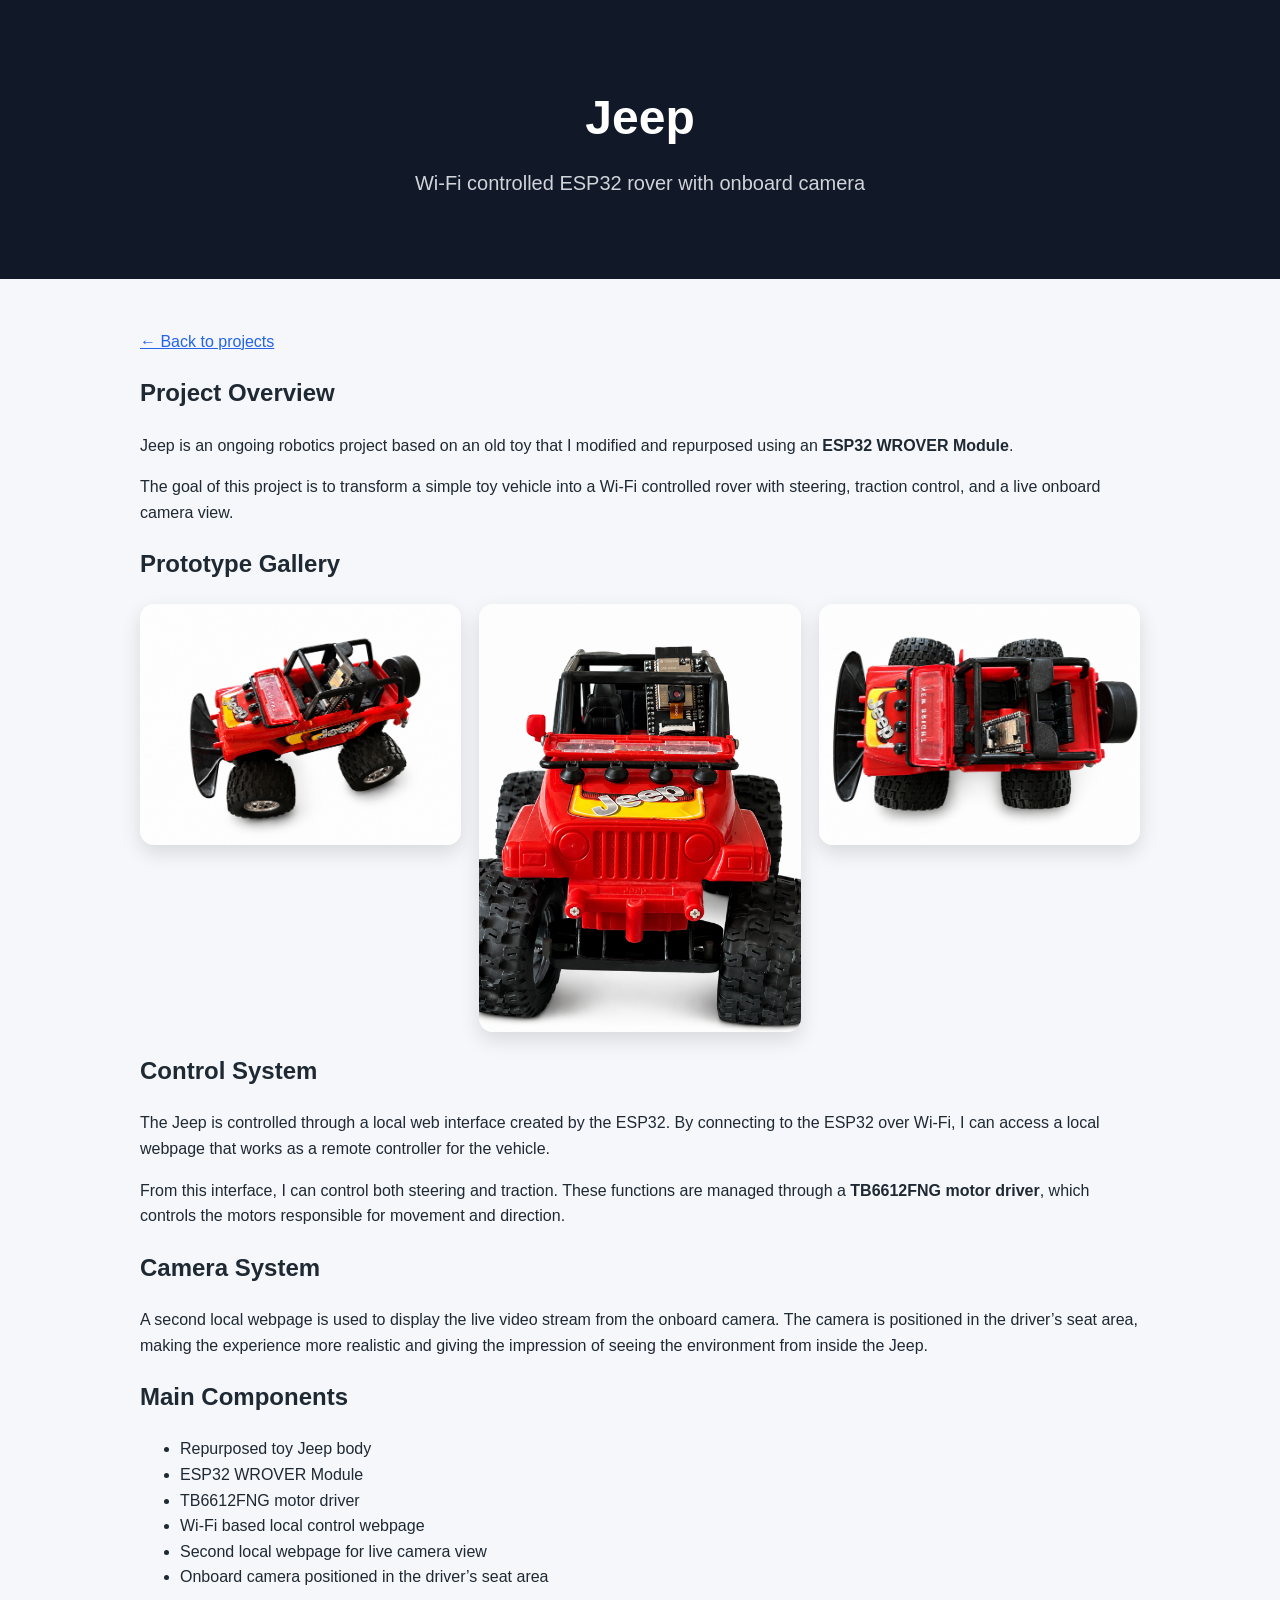
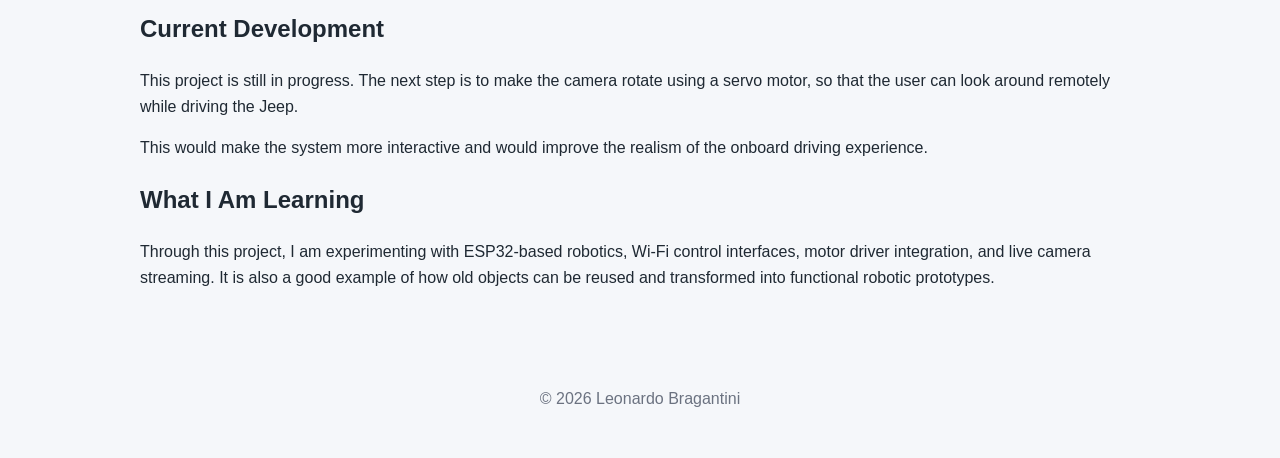
<file: jeep.html>
<!DOCTYPE html>
<html lang="en">
<head>
  <meta charset="UTF-8">
  <meta name="viewport" content="width=device-width, initial-scale=1.0">
  <title>Jeep | Leonardo Bragantini</title>
  <link rel="stylesheet" href="style.css">
</head>

<body>
  <header class="hero">
    <h1>Jeep</h1>
    <p>Wi-Fi controlled ESP32 rover with onboard camera</p>
  </header>

  <main class="container">
    <p><a href="index.html">← Back to projects</a></p>

    <section>
      <h2>Project Overview</h2>
      <p>
        Jeep is an ongoing robotics project based on an old toy that I modified and repurposed
        using an <strong>ESP32 WROVER Module</strong>.
      </p>

      <p>
        The goal of this project is to transform a simple toy vehicle into a Wi-Fi controlled rover
        with steering, traction control, and a live onboard camera view.
      </p>
    </section>

    <section>
      <h2>Prototype Gallery</h2>
      
      <div class="gallery">
        <img src="images/Jeep.png" alt="Jeep ESP32 Wi-Fi controlled rover image 1">
        <img src="images/Jeep2.png" alt="Jeep ESP32 Wi-Fi controlled rover image 2">
        <img src="images/Jeep3.png" alt="Jeep ESP32 Wi-Fi controlled rover image 3">
      </div>
    </section>

    <section>
      <h2>Control System</h2>
      <p>
        The Jeep is controlled through a local web interface created by the ESP32. By connecting to
        the ESP32 over Wi-Fi, I can access a local webpage that works as a remote controller for the vehicle.
      </p>

      <p>
        From this interface, I can control both steering and traction. These functions are managed through
        a <strong>TB6612FNG motor driver</strong>, which controls the motors responsible for movement and direction.
      </p>
    </section>

    <section>
      <h2>Camera System</h2>
      <p>
        A second local webpage is used to display the live video stream from the onboard camera.
        The camera is positioned in the driver’s seat area, making the experience more realistic and giving
        the impression of seeing the environment from inside the Jeep.
      </p>
    </section>

    <section>
      <h2>Main Components</h2>
      <ul>
        <li>Repurposed toy Jeep body</li>
        <li>ESP32 WROVER Module</li>
        <li>TB6612FNG motor driver</li>
        <li>Wi-Fi based local control webpage</li>
        <li>Second local webpage for live camera view</li>
        <li>Onboard camera positioned in the driver’s seat area</li>
      </ul>
    </section>

    <section>
      <h2>Current Development</h2>
      <p>
        This project is still in progress. The next step is to make the camera rotate using a servo motor,
        so that the user can look around remotely while driving the Jeep.
      </p>

      <p>
        This would make the system more interactive and would improve the realism of the onboard driving
        experience.
      </p>
    </section>

    <section>
      <h2>What I Am Learning</h2>
      <p>
        Through this project, I am experimenting with ESP32-based robotics, Wi-Fi control interfaces,
        motor driver integration, and live camera streaming. It is also a good example of how old objects
        can be reused and transformed into functional robotic prototypes.
      </p>
    </section>
  </main>

  <footer>
    <p>© 2026 Leonardo Bragantini</p>
  </footer>
</body>
</html>
</file>
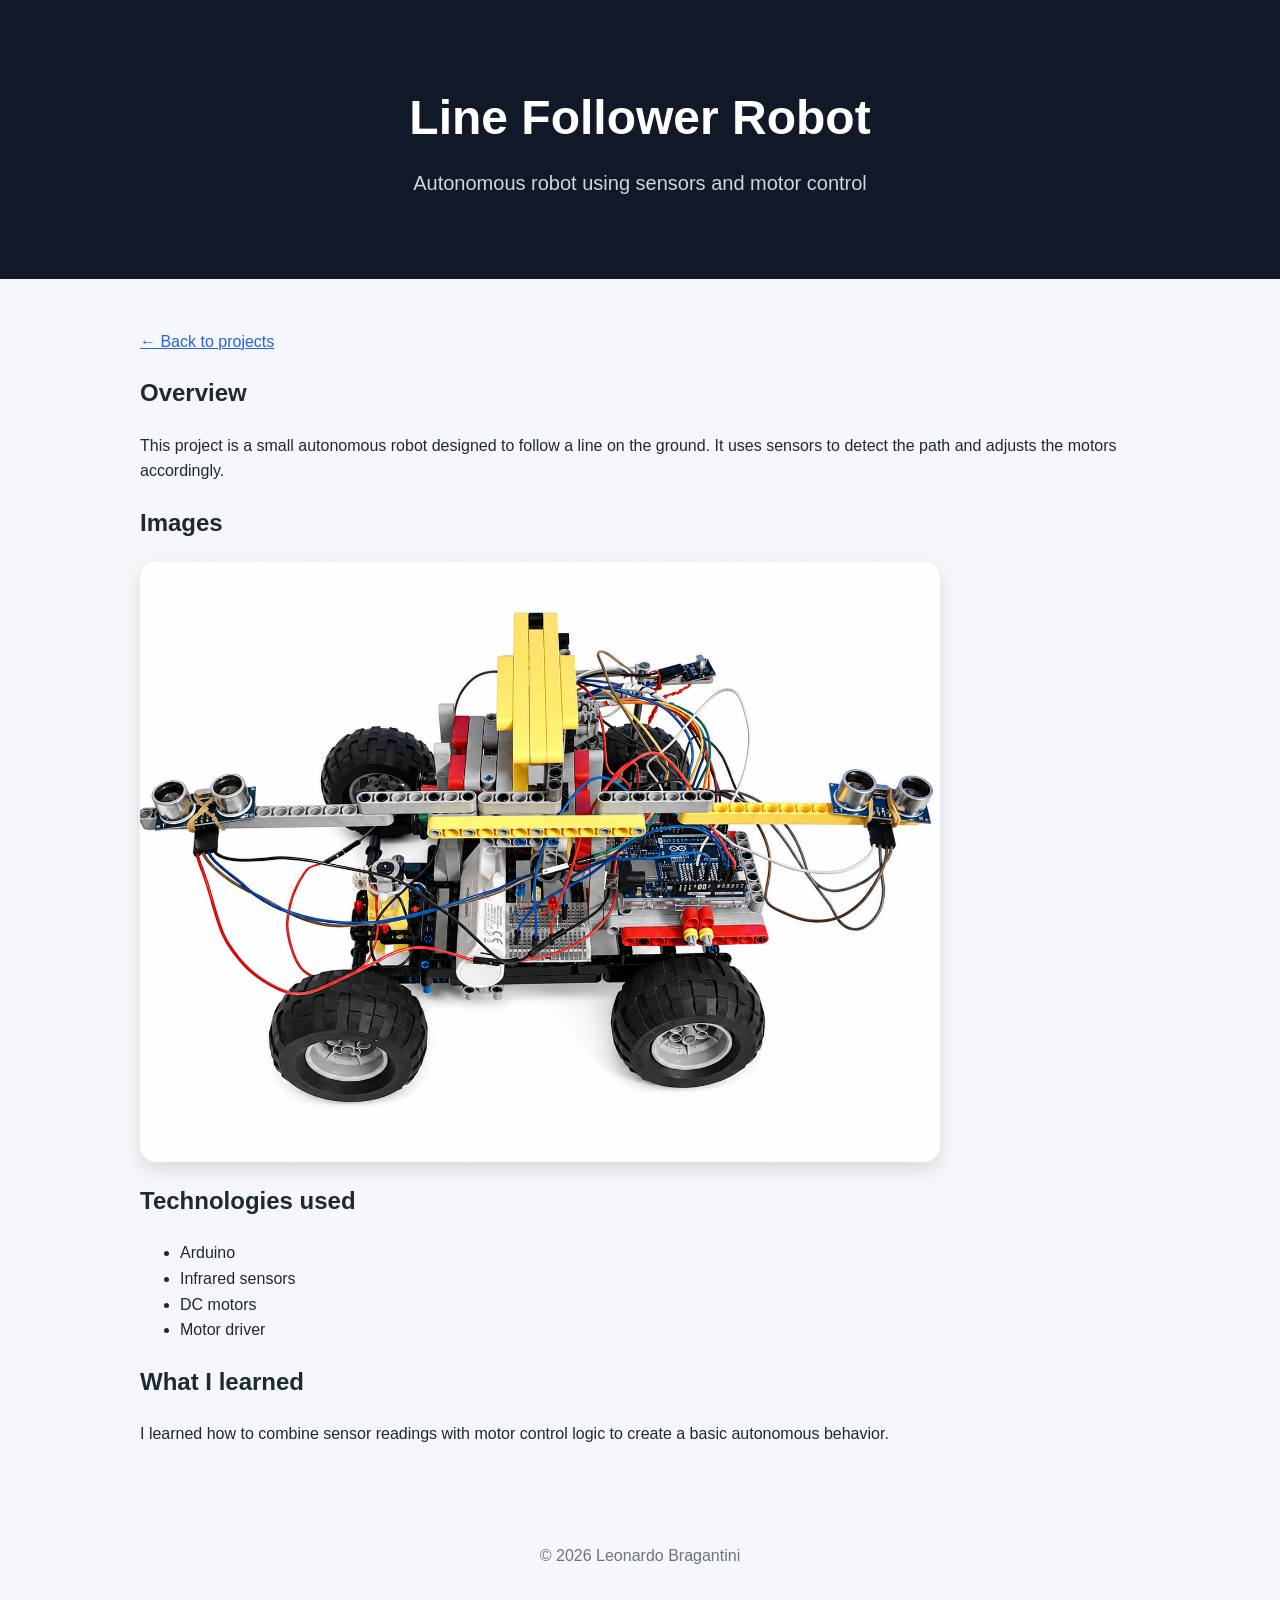
<file: line-follower.html>
<!DOCTYPE html>
<html lang="it">
<head>
  <meta charset="UTF-8">
  <meta name="viewport" content="width=device-width, initial-scale=1.0">
  <title>Line Follower Robot | Leonardo Bragantini</title>
  <link rel="stylesheet" href="style.css">
</head>

<body>
  <header class="hero">
    <h1>Line Follower Robot</h1>
    <p>Autonomous robot using sensors and motor control</p>
  </header>

  <main class="container">
    <p><a href="index.html">← Back to projects</a></p>

    <h2>Overview</h2>
    <p>
      This project is a small autonomous robot designed to follow a line on the ground.
      It uses sensors to detect the path and adjusts the motors accordingly.
    </p>

    <h2>Images</h2>

<img 
  src="images/MoveSlot_prototype_1.png" 
  alt="Line follower robot prototype" 
  class="project-image"
>
    
    <h2>Technologies used</h2>
    <ul>
      <li>Arduino</li>
      <li>Infrared sensors</li>
      <li>DC motors</li>
      <li>Motor driver</li>
    </ul>

    <h2>What I learned</h2>
    <p>
      I learned how to combine sensor readings with motor control logic to create
      a basic autonomous behavior.
    </p>
  </main>

  <footer>
    <p>© 2026 Leonardo Bragantini</p>
  </footer>
</body>
</html>
</file>
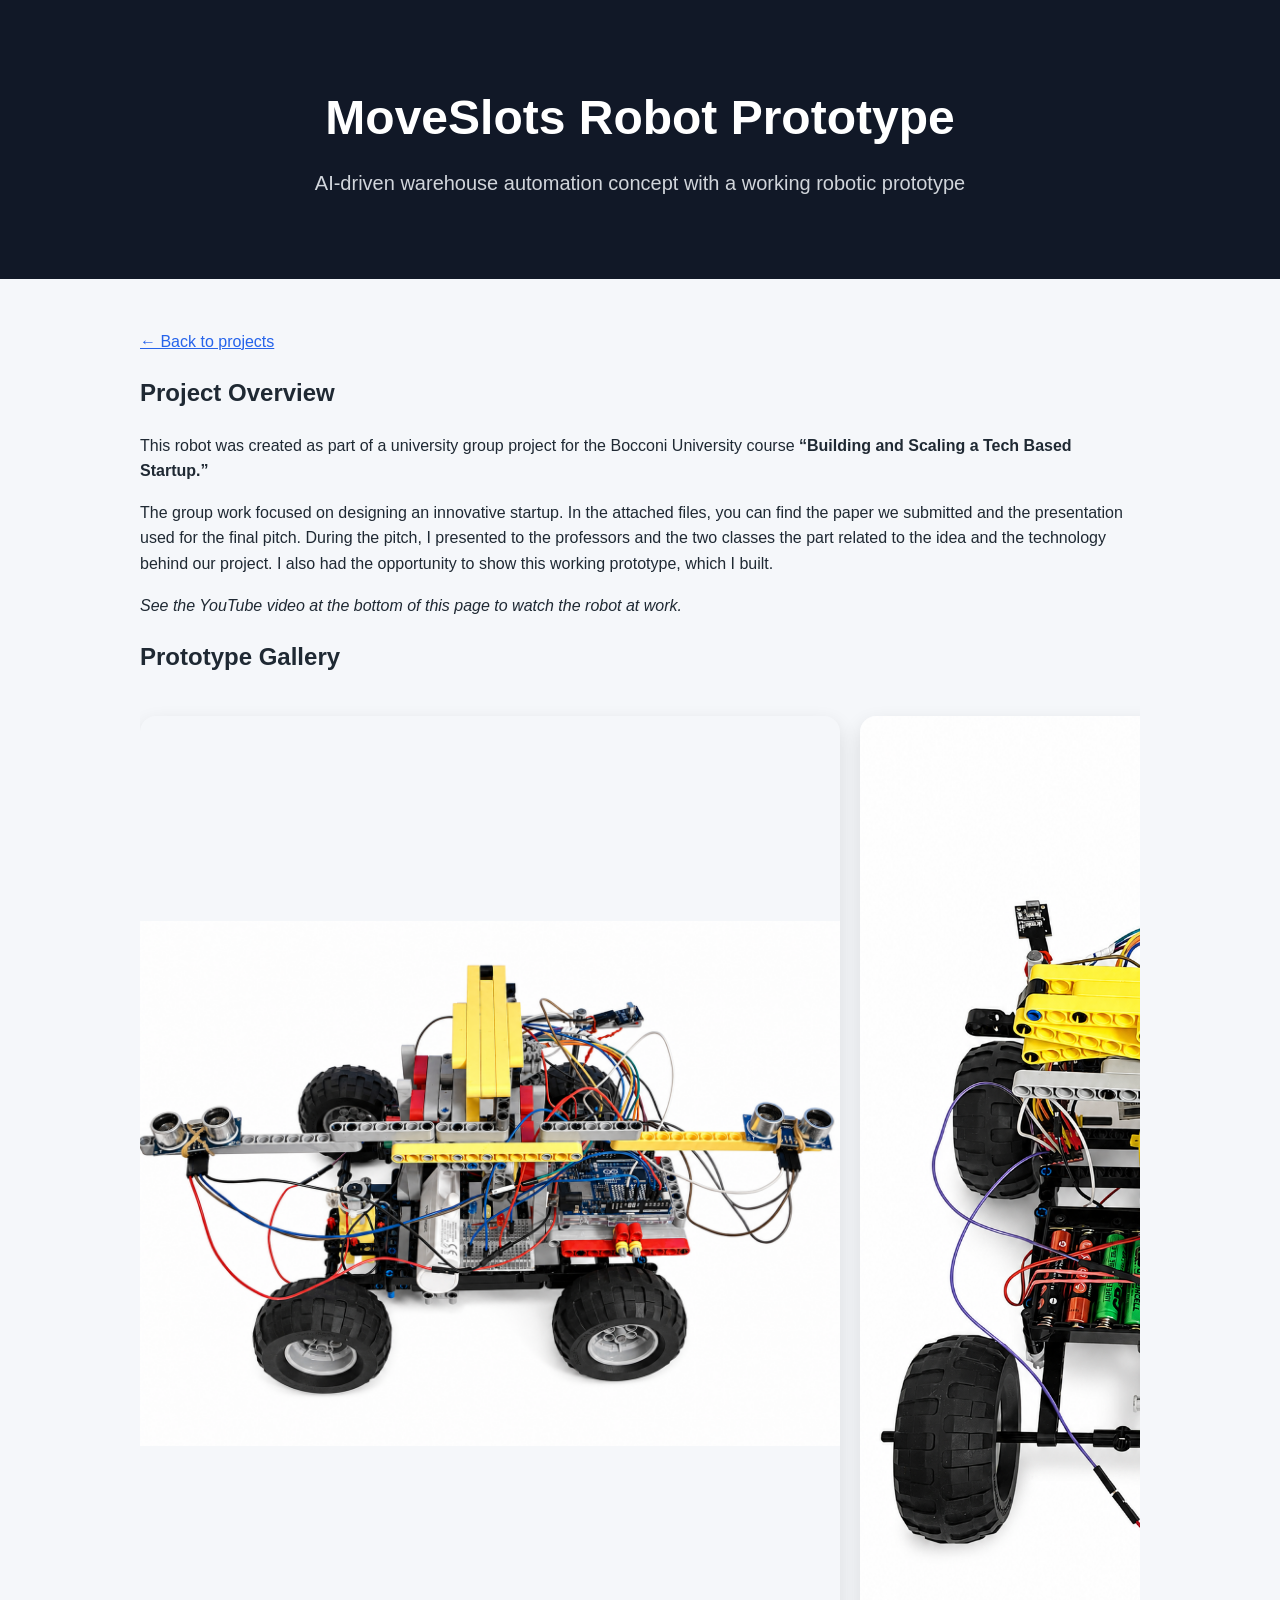
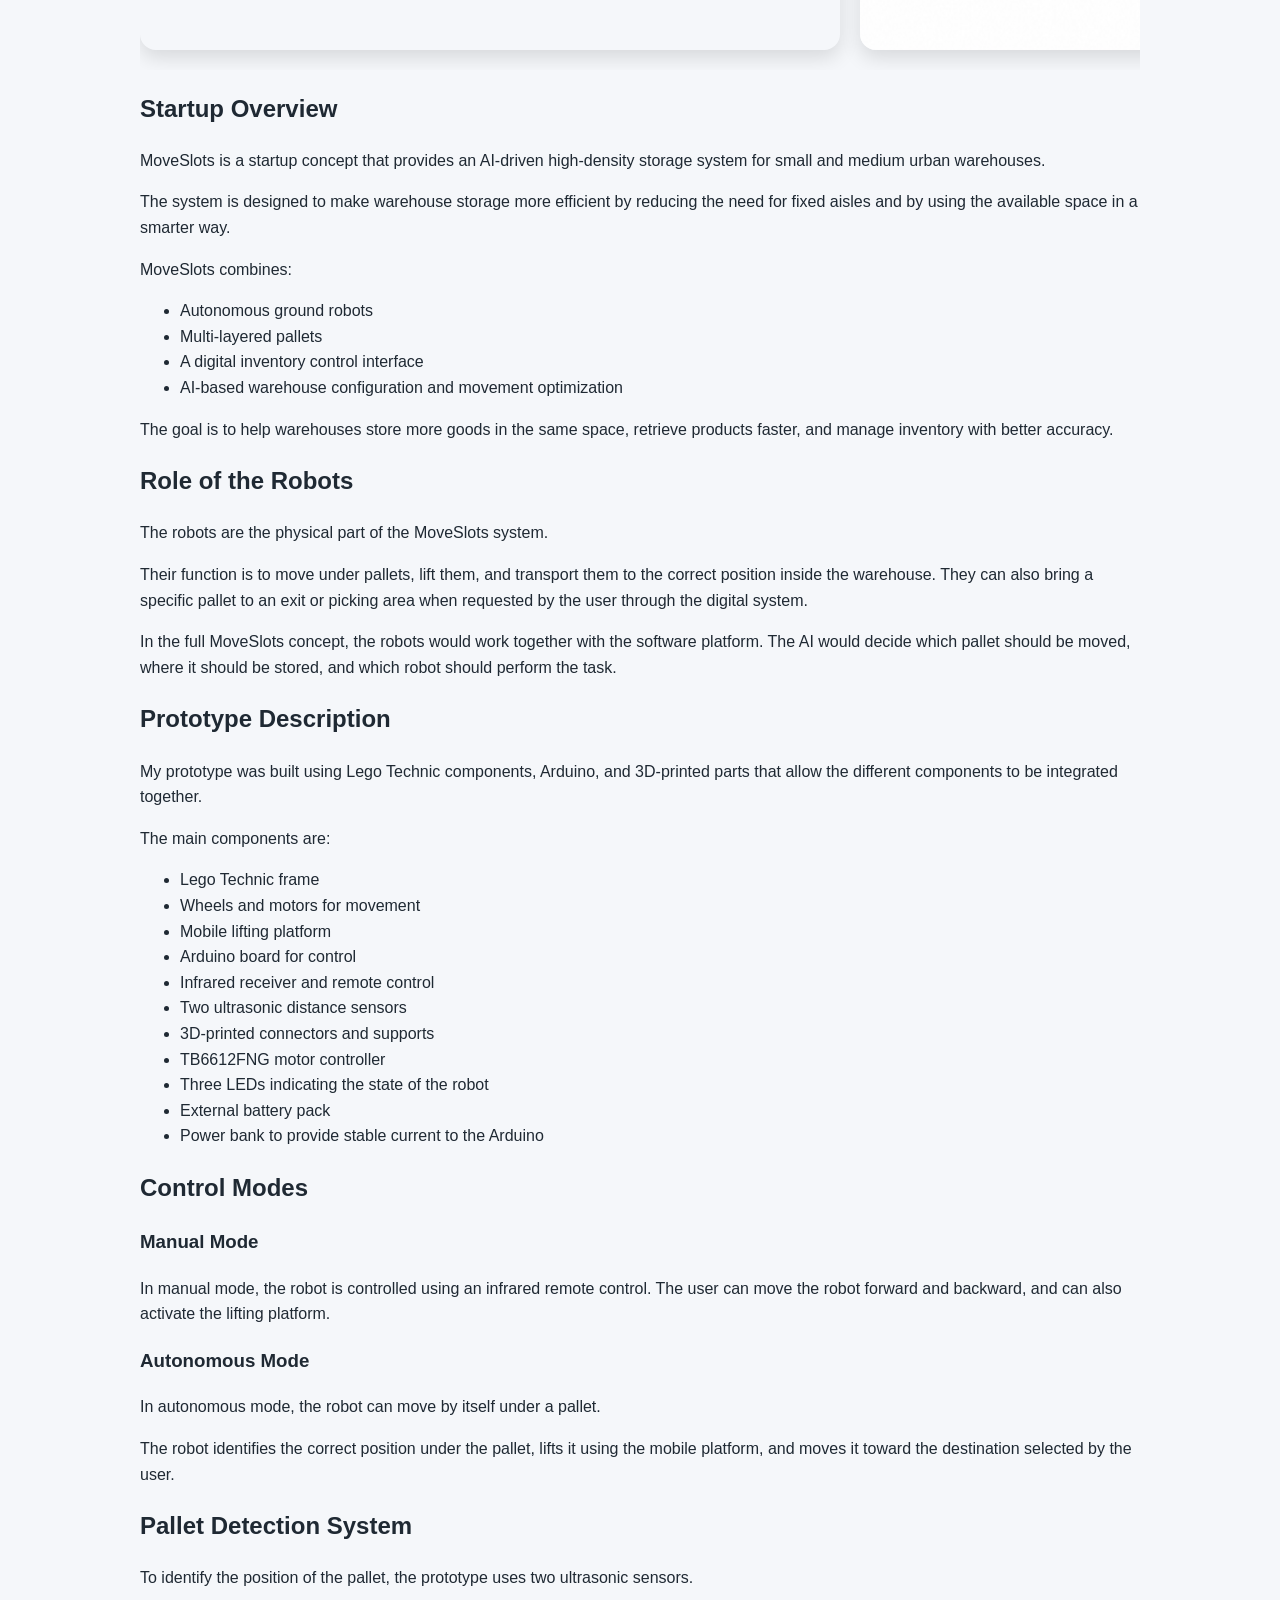
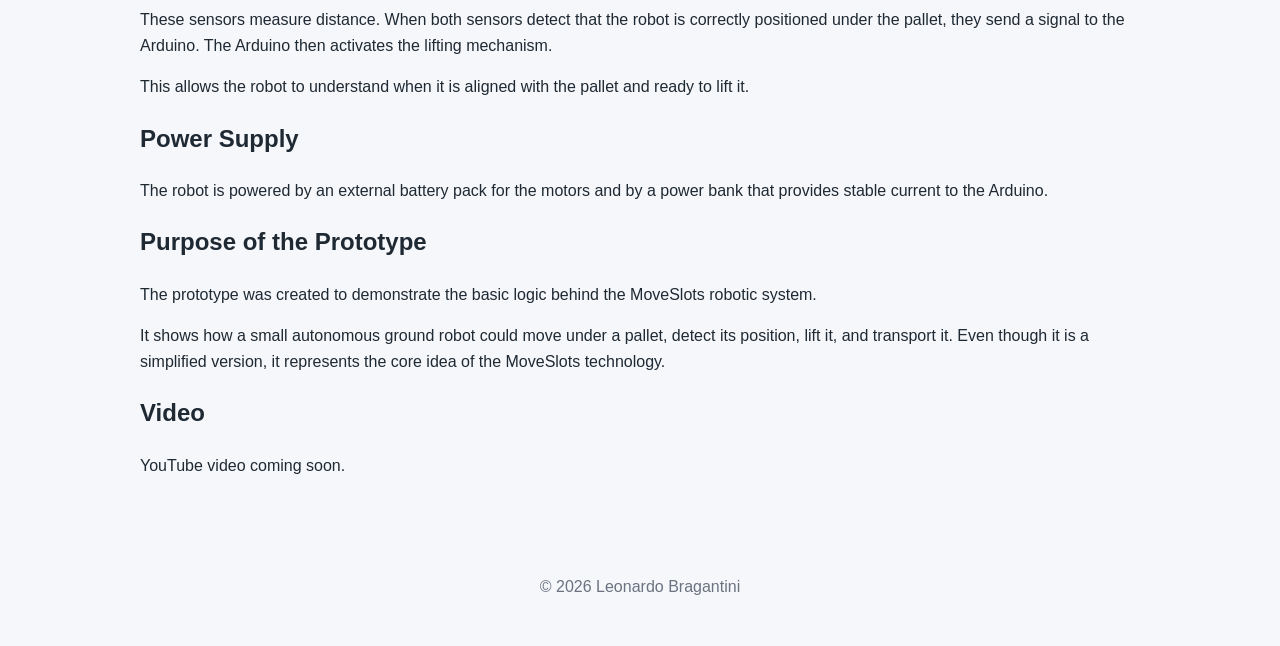
<file: moveslot.html>
<!DOCTYPE html>
<html lang="en">
<head>
  <meta charset="UTF-8">
  <meta name="viewport" content="width=device-width, initial-scale=1.0">
  <title>MoveSlots Robot Prototype | Leonardo Bragantini</title>
  <link rel="stylesheet" href="style.css">
</head>

<body>
  <header class="hero">
    <h1>MoveSlots Robot Prototype</h1>
    <p>AI-driven warehouse automation concept with a working robotic prototype</p>
  </header>

  <main class="container">
    <p><a href="index.html">← Back to projects</a></p>

    <section>
      <h2>Project Overview</h2>
      <p>
        This robot was created as part of a university group project for the Bocconi University course
        <strong>“Building and Scaling a Tech Based Startup.”</strong>
      </p>

      <p>
        The group work focused on designing an innovative startup. In the attached files, you can find
        the paper we submitted and the presentation used for the final pitch. During the pitch, I presented
        to the professors and the two classes the part related to the idea and the technology behind our project.
        I also had the opportunity to show this working prototype, which I built.
      </p>

      <p>
        <em>See the YouTube video at the bottom of this page to watch the robot at work.</em>
      </p>
    </section>

    <section>
      <h2>Prototype Gallery</h2>

      <div class="image-carousel">
        <img src="images/MoveSlot_prototype_1.png" alt="MoveSlots robot prototype image 1">
        <img src="images/MoveSlot_prototype_2.png" alt="MoveSlots robot prototype image 2">
        <img src="images/MoveSlot_prototype_3.png" alt="MoveSlots robot prototype image 3">
      </div>
    </section>

    <section>
      <h2>Startup Overview</h2>
      <p>
        MoveSlots is a startup concept that provides an AI-driven high-density storage system for small
        and medium urban warehouses.
      </p>

      <p>
        The system is designed to make warehouse storage more efficient by reducing the need for fixed aisles
        and by using the available space in a smarter way.
      </p>

      <p>MoveSlots combines:</p>

      <ul>
        <li>Autonomous ground robots</li>
        <li>Multi-layered pallets</li>
        <li>A digital inventory control interface</li>
        <li>AI-based warehouse configuration and movement optimization</li>
      </ul>

      <p>
        The goal is to help warehouses store more goods in the same space, retrieve products faster,
        and manage inventory with better accuracy.
      </p>
    </section>

    <section>
      <h2>Role of the Robots</h2>
      <p>
        The robots are the physical part of the MoveSlots system.
      </p>

      <p>
        Their function is to move under pallets, lift them, and transport them to the correct position
        inside the warehouse. They can also bring a specific pallet to an exit or picking area when requested
        by the user through the digital system.
      </p>

      <p>
        In the full MoveSlots concept, the robots would work together with the software platform.
        The AI would decide which pallet should be moved, where it should be stored, and which robot
        should perform the task.
      </p>
    </section>

    <section>
      <h2>Prototype Description</h2>
      <p>
        My prototype was built using Lego Technic components, Arduino, and 3D-printed parts that allow
        the different components to be integrated together.
      </p>

      <p>The main components are:</p>

      <ul>
        <li>Lego Technic frame</li>
        <li>Wheels and motors for movement</li>
        <li>Mobile lifting platform</li>
        <li>Arduino board for control</li>
        <li>Infrared receiver and remote control</li>
        <li>Two ultrasonic distance sensors</li>
        <li>3D-printed connectors and supports</li>
        <li>TB6612FNG motor controller</li>
        <li>Three LEDs indicating the state of the robot</li>
        <li>External battery pack</li>
        <li>Power bank to provide stable current to the Arduino</li>
      </ul>
    </section>

    <section>
      <h2>Control Modes</h2>

      <h3>Manual Mode</h3>
      <p>
        In manual mode, the robot is controlled using an infrared remote control.
        The user can move the robot forward and backward, and can also activate the lifting platform.
      </p>

      <h3>Autonomous Mode</h3>
      <p>
        In autonomous mode, the robot can move by itself under a pallet.
      </p>

      <p>
        The robot identifies the correct position under the pallet, lifts it using the mobile platform,
        and moves it toward the destination selected by the user.
      </p>
    </section>

    <section>
      <h2>Pallet Detection System</h2>
      <p>
        To identify the position of the pallet, the prototype uses two ultrasonic sensors.
      </p>

      <p>
        These sensors measure distance. When both sensors detect that the robot is correctly positioned
        under the pallet, they send a signal to the Arduino. The Arduino then activates the lifting mechanism.
      </p>

      <p>
        This allows the robot to understand when it is aligned with the pallet and ready to lift it.
      </p>
    </section>

    <section>
      <h2>Power Supply</h2>
      <p>
        The robot is powered by an external battery pack for the motors and by a power bank that provides
        stable current to the Arduino.
      </p>
    </section>

    <section>
      <h2>Purpose of the Prototype</h2>
      <p>
        The prototype was created to demonstrate the basic logic behind the MoveSlots robotic system.
      </p>

      <p>
        It shows how a small autonomous ground robot could move under a pallet, detect its position,
        lift it, and transport it. Even though it is a simplified version, it represents the core idea
        of the MoveSlots technology.
      </p>
    </section>

    <section>
      <h2>Video</h2>
      <p>
        YouTube video coming soon.
      </p>

      <!-- Quando hai il link YouTube, sostituisci VIDEO_ID con l'ID del video -->
      <!--
      <div class="video-container">
        <iframe 
          src="https://www.youtube.com/embed/VIDEO_ID"
          title="MoveSlots Robot Prototype Video"
          frameborder="0"
          allowfullscreen>
        </iframe>
      </div>
      -->
    </section>
  </main>

  <footer>
    <p>© 2026 Leonardo Bragantini</p>
  </footer>
</body>
</html>
</file>
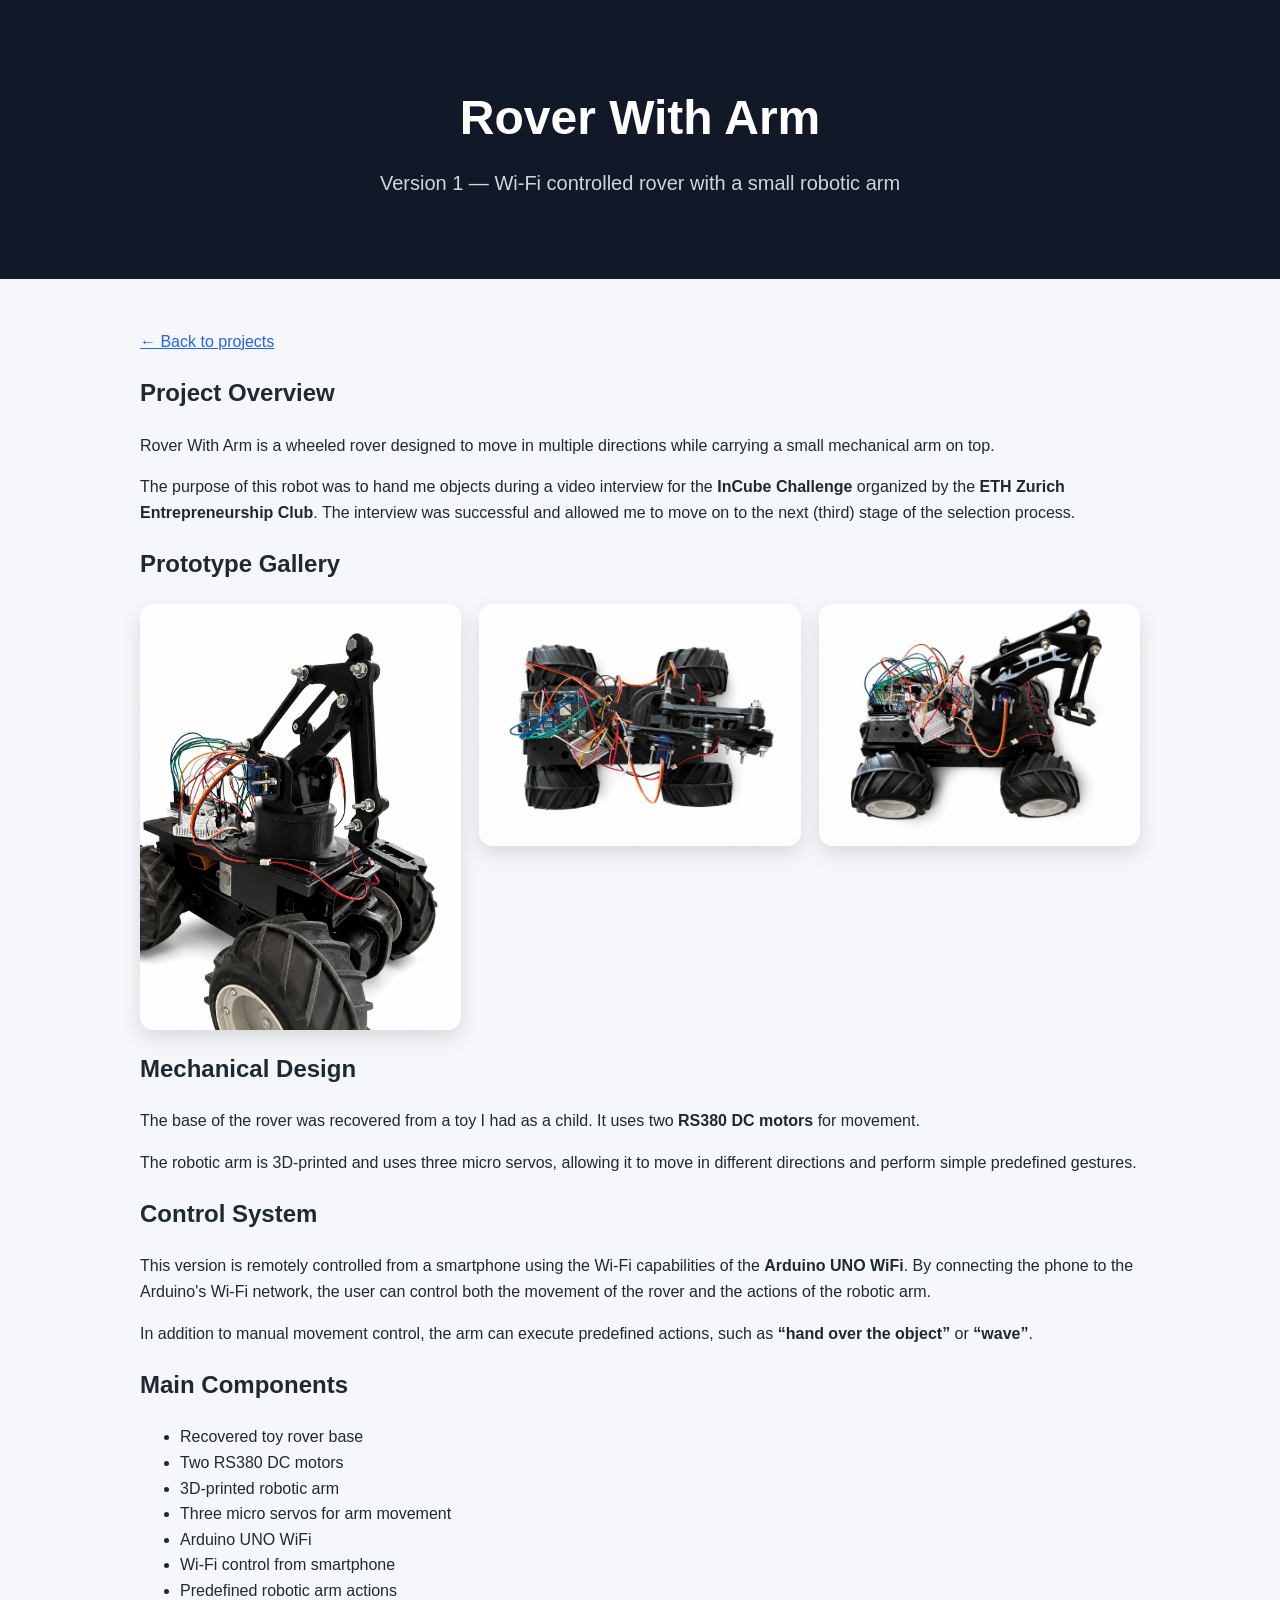
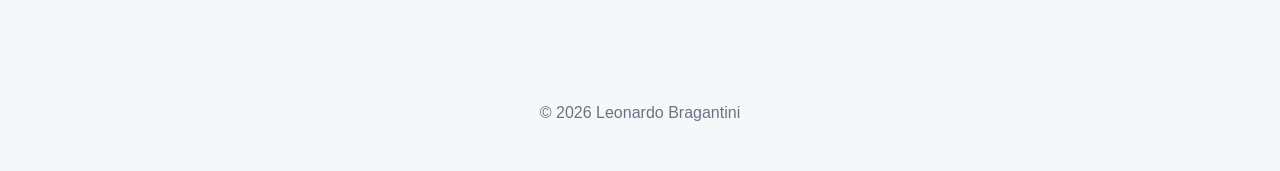
<file: rover-with-arm-v1.html>
<!DOCTYPE html>
<html lang="en">
<head>
  <meta charset="UTF-8">
  <meta name="viewport" content="width=device-width, initial-scale=1.0">
  <title>Rover With Arm V1 | Leonardo Bragantini</title>
  <link rel="stylesheet" href="style.css">
</head>

<body>
  <header class="hero">
    <h1>Rover With Arm</h1>
    <p>Version 1 — Wi-Fi controlled rover with a small robotic arm</p>
  </header>

  <main class="container">
    <p><a href="index.html">← Back to projects</a></p>

    <section>
      <h2>Project Overview</h2>
      <p>
        Rover With Arm is a wheeled rover designed to move in multiple directions while carrying
        a small mechanical arm on top.
      </p>

      <p>
        The purpose of this robot was to hand me objects during a video interview for the
        <strong>InCube Challenge</strong> organized by the <strong>ETH Zurich Entrepreneurship Club</strong>.
        The interview was successful and allowed me to move on to the next (third) stage of the selection process.
      </p>
    </section>

    <section>
      <h2>Prototype Gallery</h2>

      <div class="gallery">
        <img src="images/ArmRover_Version1_1.png" alt="Rover With Arm version 1 image 1">
        <img src="images/ArmRover_Version1_21.png" alt="Rover With Arm version 1 image 2">
        <img src="images/ArmRover_Version1_31.png" alt="Rover With Arm version 1 image 3">
      </div>
    </section>

    <section>
      <h2>Mechanical Design</h2>
      <p>
        The base of the rover was recovered from a toy I had as a child. It uses two
        <strong>RS380 DC motors</strong> for movement.
      </p>

      <p>
        The robotic arm is 3D-printed and uses three micro servos, allowing it to move in different
        directions and perform simple predefined gestures.
      </p>
    </section>

    <section>
      <h2>Control System</h2>
      <p>
        This version is remotely controlled from a smartphone using the Wi-Fi capabilities of the
        <strong>Arduino UNO WiFi</strong>. By connecting the phone to the Arduino's Wi-Fi network,
        the user can control both the movement of the rover and the actions of the robotic arm.
      </p>

      <p>
        In addition to manual movement control, the arm can execute predefined actions, such as
        <strong>“hand over the object”</strong> or <strong>“wave”</strong>.
      </p>
    </section>

    <section>
      <h2>Main Components</h2>
      <ul>
        <li>Recovered toy rover base</li>
        <li>Two RS380 DC motors</li>
        <li>3D-printed robotic arm</li>
        <li>Three micro servos for arm movement</li>
        <li>Arduino UNO WiFi</li>
        <li>Wi-Fi control from smartphone</li>
        <li>Predefined robotic arm actions</li>
      </ul>
    </section>

  </main>

  <footer>
    <p>© 2026 Leonardo Bragantini</p>
  </footer>
</body>
</html>
</file>
<file: style.css>
/* General page style */
body {
  margin: 0;
  font-family: Arial, sans-serif;
  background: #f5f7fa;
  color: #1f2933;
  line-height: 1.6;
}

/* Header */
.hero {
  background: #111827;
  color: white;
  text-align: center;
  padding: 80px 20px;
}

.hero h1 {
  font-size: 48px;
  margin: 0 0 10px;
}

.hero p {
  font-size: 20px;
  color: #d1d5db;
  margin: 0;
}

/* Main content */
.container {
  max-width: 1000px;
  margin: 50px auto;
  padding: 0 20px;
}

.intro {
  color: #4b5563;
  margin-bottom: 30px;
}

a {
  color: #2563eb;
}

/* Project grid on homepage */
.project-grid {
  display: grid;
  grid-template-columns: repeat(auto-fit, minmax(250px, 1fr));
  gap: 24px;
}

/* Project cards */
.project-card {
  display: block;
  background: white;
  border-radius: 16px;
  overflow: hidden;
  text-decoration: none;
  color: inherit;
  box-shadow: 0 8px 20px rgba(0, 0, 0, 0.08);
  transition: transform 0.2s, box-shadow 0.2s;
}

.project-card:hover {
  transform: translateY(-6px);
  box-shadow: 0 12px 30px rgba(0, 0, 0, 0.12);
}

/* Images on homepage cards */
.project-card-image {
  width: 100%;
  aspect-ratio: 16 / 10;
  object-fit: cover;
  display: block;
}

.project-card-content {
  padding: 24px;
}

.project-card h3 {
  margin-top: 0;
  margin-bottom: 10px;
  color: #111827;
}

.project-card p {
  color: #4b5563;
  margin-bottom: 0;
}

/* Images inside project pages */
.project-image {
  width: 100%;
  max-width: 800px;
  height: auto;
  object-fit: contain;
  display: block;
  border-radius: 16px;
  margin: 20px 0;
  box-shadow: 0 8px 20px rgba(0, 0, 0, 0.12);
}

/* Image gallery */
.gallery {
  display: grid;
  grid-template-columns: repeat(auto-fit, minmax(250px, 1fr));
  gap: 18px;
  margin: 20px 0;
}

.gallery img {
  width: 100%;
  height: auto;
  object-fit: contain;
  display: block;
  border-radius: 14px;
  box-shadow: 0 8px 20px rgba(0, 0, 0, 0.12);
}

/* Horizontal image carousel */
.image-carousel {
  display: flex;
  gap: 20px;
  overflow-x: auto;
  scroll-snap-type: x mandatory;
  padding: 20px 0;
}

.image-carousel img {
  width: 85%;
  max-width: 700px;
  height: auto;
  object-fit: contain;
  display: block;
  border-radius: 16px;
  box-shadow: 0 8px 20px rgba(0, 0, 0, 0.12);
  scroll-snap-align: center;
  flex-shrink: 0;
}

/* YouTube video embed */
.video-container {
  position: relative;
  padding-bottom: 56.25%;
  height: 0;
  margin-top: 20px;
  overflow: hidden;
  border-radius: 16px;
}

.video-container iframe {
  position: absolute;
  width: 100%;
  height: 100%;
  left: 0;
  top: 0;
}

/* Footer */
footer {
  text-align: center;
  padding: 30px;
  color: #6b7280;
}

/* Mobile improvements */
@media (max-width: 600px) {
  .hero {
    padding: 60px 20px;
  }

  .hero h1 {
    font-size: 36px;
  }

  .hero p {
    font-size: 18px;
  }

  .container {
    margin: 35px auto;
  }

  .project-card-image {
    aspect-ratio: 16 / 11;
  }

  .image-carousel img {
    width: 90%;
  }
}
</file>
